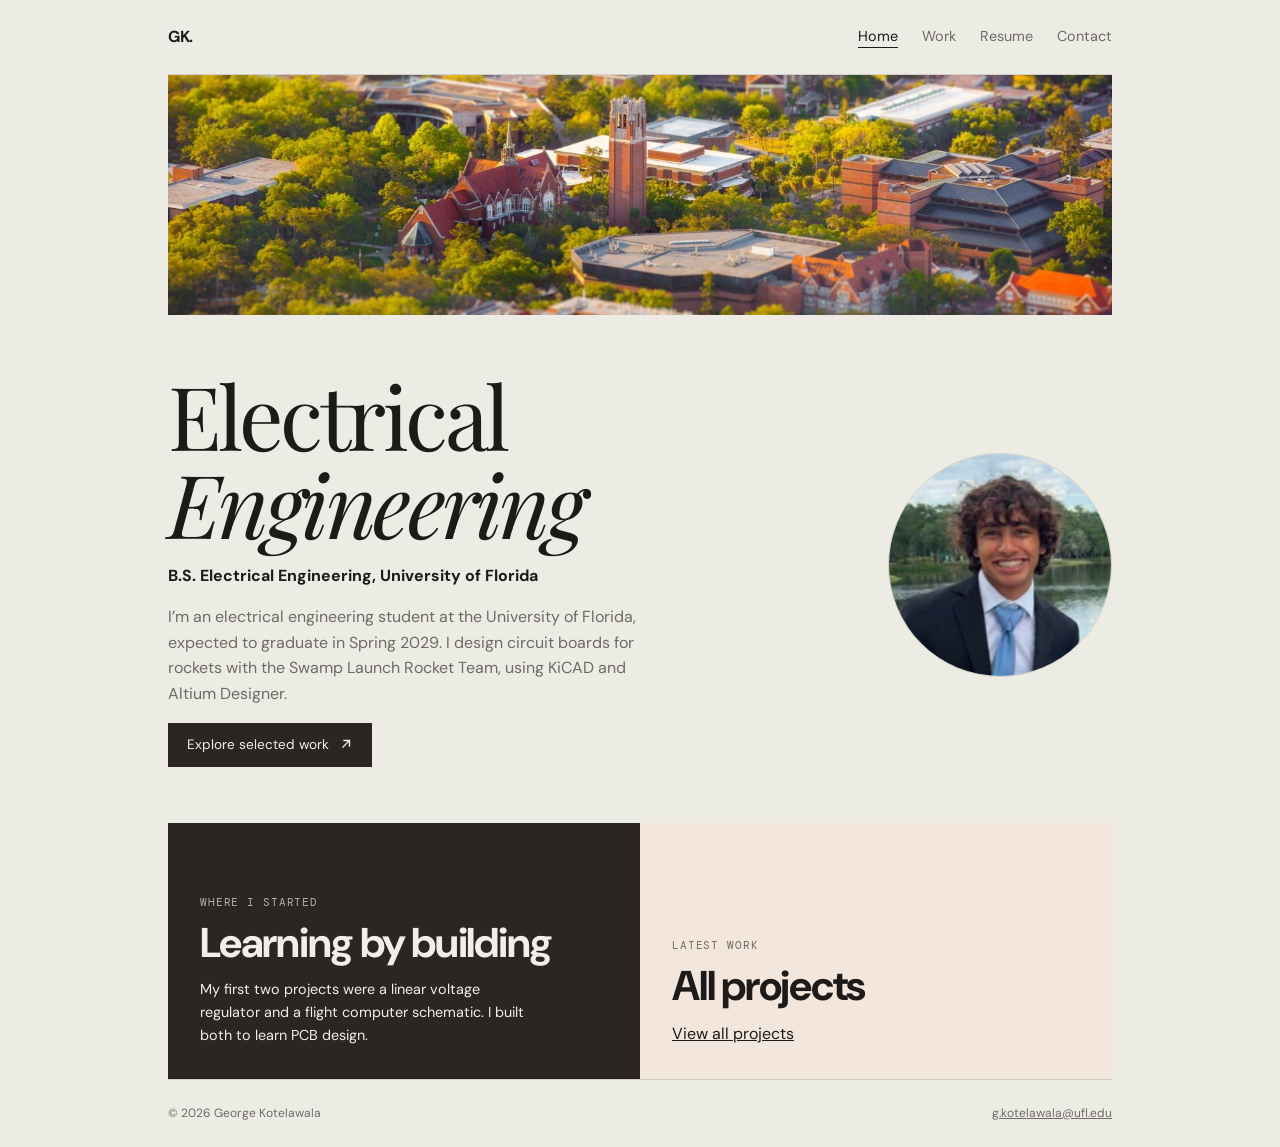
<file: index.html>
<!DOCTYPE html><html lang="en"><head><title>George Kotelawala</title><meta charset="utf-8"><meta name="viewport" content="width=device-width,initial-scale=1"><link rel="preconnect" href="https://fonts.googleapis.com"><link rel="preconnect" href="https://fonts.gstatic.com" crossorigin><link href="https://fonts.googleapis.com/css2?family=DM+Sans:wght@400;500;700&family=DM+Mono&family=Playfair+Display:ital@0;1&display=swap" rel="stylesheet"><link rel="stylesheet" href="style.css"></head>
<body data-page="home"><header id="nav"></header>
<main class="wrap">
  <img class="banner" src="campus.jpg" alt="Aerial view of the University of Florida campus with Century Tower">
  <section class="hero">
    <div>
      <h1 class="serif">Electrical <em>Engineering</em></h1>
      <strong>B.S. Electrical Engineering, University of Florida</strong>
      <p>I’m an electrical engineering student at the University of Florida, expected to graduate in Spring 2029. I design circuit boards for rockets with the Swamp Launch Rocket Team, using KiCAD and Altium Designer.</p>
      <a class="btn" href="work.html">Explore selected work <svg viewBox="0 0 16 16" width="14" height="14" fill="none" stroke="currentColor" stroke-width="1.5" aria-hidden="true"><path d="M4 12L12 4M5 4h7v7"/></svg></a>
    </div>
    <div class="avatar"><img src="george.jpg" alt="George Kotelawala"></div>
  </section>
  <section class="panels">
    <div class="p1"><span class="mono">Where I started</span><h2>Learning by building</h2><p>My first two projects were a linear voltage regulator and a flight computer schematic. I built both to learn PCB design.</p></div>
    <div class="p2"><span class="mono">Latest work</span><h2>All projects</h2><a href="work.html">View all projects</a></div>
  </section>
</main>
<div id="foot"></div><script src="data.js"></script><script src="site.js"></script></body></html>
</file>
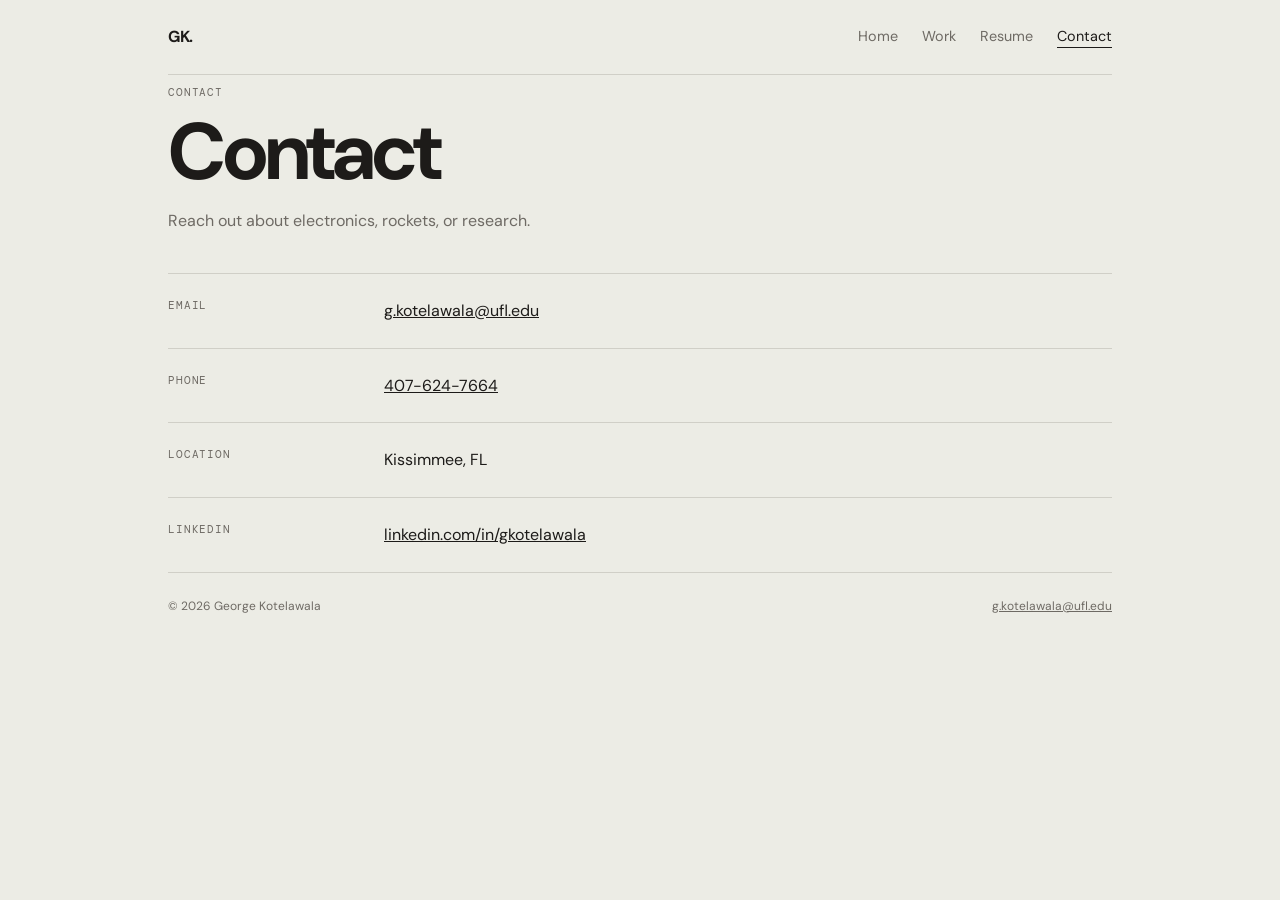
<file: contact.html>
<!DOCTYPE html><html lang="en"><head><title>Contact – George Kotelawala</title><meta charset="utf-8"><meta name="viewport" content="width=device-width,initial-scale=1"><link rel="preconnect" href="https://fonts.googleapis.com"><link rel="preconnect" href="https://fonts.gstatic.com" crossorigin><link href="https://fonts.googleapis.com/css2?family=DM+Sans:wght@400;500;700&family=DM+Mono&family=Playfair+Display:ital@0;1&display=swap" rel="stylesheet"><link rel="stylesheet" href="style.css"></head>
<body data-page="contact"><header id="nav"></header>
<main class="wrap">
  <p class="mono">Contact</p>
  <h1>Contact</h1>
  <p class="lead">Reach out about electronics, rockets, or research.</p>
  <div class="sec"><span class="mono">Email</span><p id="email">Add your email in data.js.</p></div>
  <div class="sec"><span class="mono">Phone</span><p><a href="tel:+14076247664">407-624-7664</a></p></div>
  <div class="sec"><span class="mono">Location</span><p>Kissimmee, FL</p></div>
  <div class="sec"><span class="mono">LinkedIn</span><p><a href="https://www.linkedin.com/in/gkotelawala">linkedin.com/in/gkotelawala</a></p></div>
</main>
<div id="foot"></div><script src="data.js"></script><script src="site.js"></script></body></html>
</file>
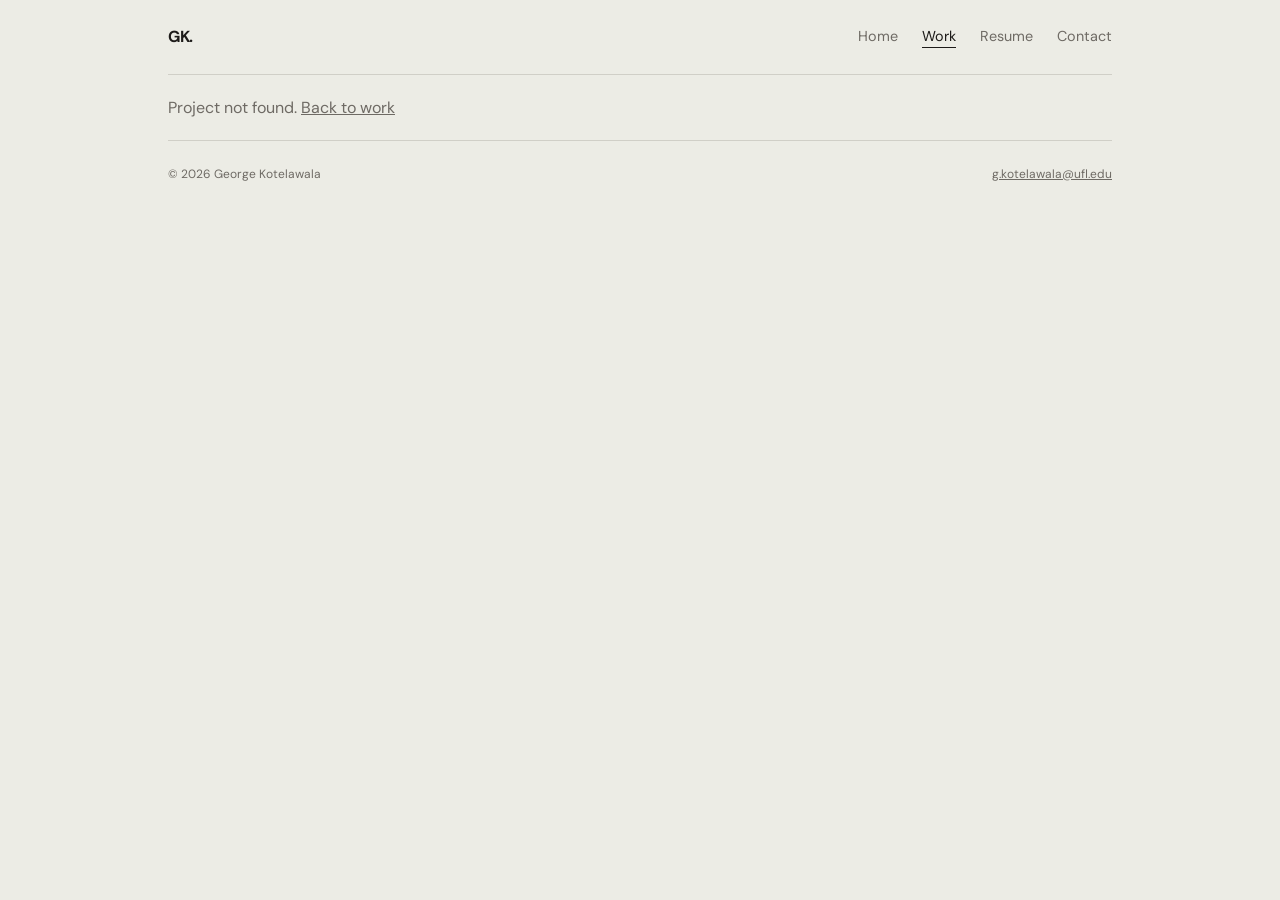
<file: project.html>
<!DOCTYPE html><html lang="en"><head><title>Project – George Kotelawala</title><meta charset="utf-8"><meta name="viewport" content="width=device-width,initial-scale=1"><link rel="preconnect" href="https://fonts.googleapis.com"><link rel="preconnect" href="https://fonts.gstatic.com" crossorigin><link href="https://fonts.googleapis.com/css2?family=DM+Sans:wght@400;500;700&family=DM+Mono&family=Playfair+Display:ital@0;1&display=swap" rel="stylesheet"><link rel="stylesheet" href="style.css"></head>
<body data-page="project"><header id="nav"></header>
<main class="wrap" id="proj"></main>
<div id="foot"></div><script src="data.js"></script><script src="site.js"></script></body></html>
</file>
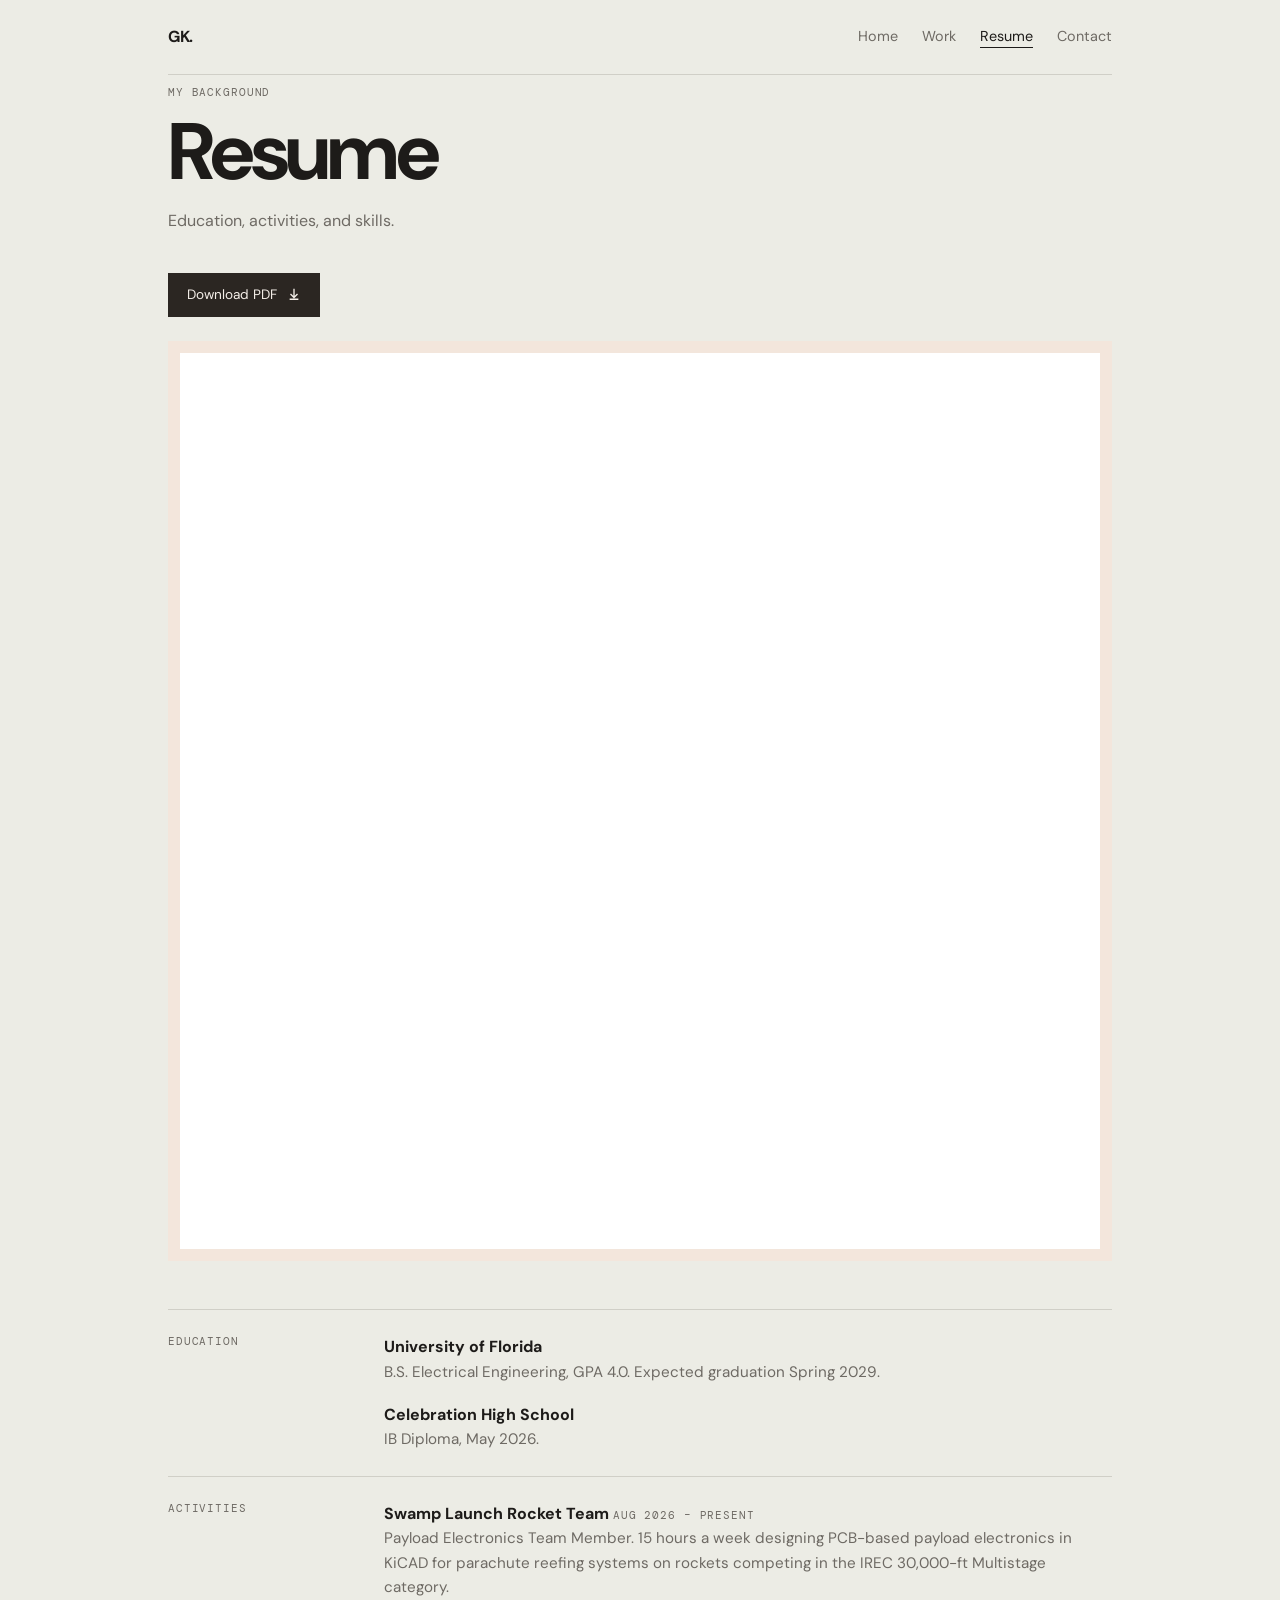
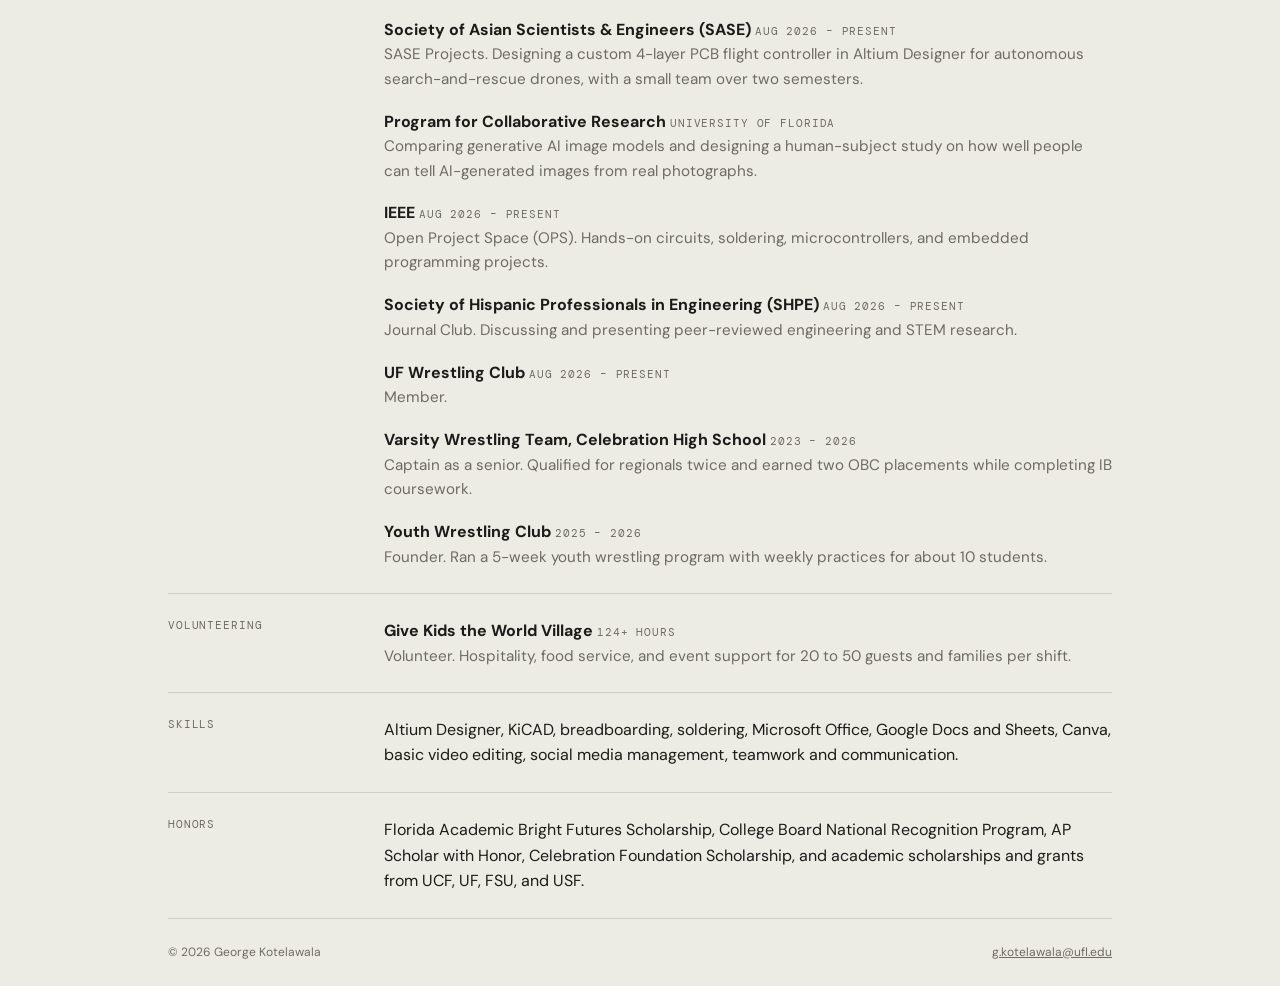
<file: resume.html>
<!DOCTYPE html><html lang="en"><head><title>Resume – George Kotelawala</title><meta charset="utf-8"><meta name="viewport" content="width=device-width,initial-scale=1"><link rel="preconnect" href="https://fonts.googleapis.com"><link rel="preconnect" href="https://fonts.gstatic.com" crossorigin><link href="https://fonts.googleapis.com/css2?family=DM+Sans:wght@400;500;700&family=DM+Mono&family=Playfair+Display:ital@0;1&display=swap" rel="stylesheet"><link rel="stylesheet" href="style.css"></head>
<body data-page="resume"><header id="nav"></header>
<main class="wrap">
  <p class="mono">My background</p>
  <h1>Resume</h1>
  <p class="lead">Education, activities, and skills.</p>
  <!-- To show a PDF here, add a file named resume.pdf to this folder. It appears automatically. -->
  <div class="pdf" id="pdf" hidden>
    <a class="btn" href="resume.pdf" download>Download PDF <svg viewBox="0 0 16 16" width="14" height="14" fill="none" stroke="currentColor" stroke-width="1.5" aria-hidden="true"><path d="M8 2v9M4 8l4 4 4-4M3 14h10"/></svg></a>
    <div class="frame"><iframe src="resume.pdf#view=FitH" title="Resume PDF"></iframe></div>
  </div>
  <div class="sec"><span class="mono">Education</span><div>
    <div class="e"><p><strong>University of Florida</strong></p><p class="d">B.S. Electrical Engineering, GPA 4.0. Expected graduation Spring 2029.</p></div>
    <div class="e"><p><strong>Celebration High School</strong></p><p class="d">IB Diploma, May 2026.</p></div></div></div>
  <div class="sec"><span class="mono">Activities</span><div>
    <div class="e"><p><strong>Swamp Launch Rocket Team</strong> <span class="mono">Aug 2026 – Present</span></p><p class="d">Payload Electronics Team Member. 15 hours a week designing PCB-based payload electronics in KiCAD for parachute reefing systems on rockets competing in the IREC 30,000-ft Multistage category.</p></div>
    <div class="e"><p><strong>Society of Asian Scientists &amp; Engineers (SASE)</strong> <span class="mono">Aug 2026 – Present</span></p><p class="d">SASE Projects. Designing a custom 4-layer PCB flight controller in Altium Designer for autonomous search-and-rescue drones, with a small team over two semesters.</p></div>
    <div class="e"><p><strong>Program for Collaborative Research</strong> <span class="mono">University of Florida</span></p><p class="d">Comparing generative AI image models and designing a human-subject study on how well people can tell AI-generated images from real photographs.</p></div>
    <div class="e"><p><strong>IEEE</strong> <span class="mono">Aug 2026 – Present</span></p><p class="d">Open Project Space (OPS). Hands-on circuits, soldering, microcontrollers, and embedded programming projects.</p></div>
    <div class="e"><p><strong>Society of Hispanic Professionals in Engineering (SHPE)</strong> <span class="mono">Aug 2026 – Present</span></p><p class="d">Journal Club. Discussing and presenting peer-reviewed engineering and STEM research.</p></div>
    <div class="e"><p><strong>UF Wrestling Club</strong> <span class="mono">Aug 2026 – Present</span></p><p class="d">Member.</p></div>
    <div class="e"><p><strong>Varsity Wrestling Team, Celebration High School</strong> <span class="mono">2023 – 2026</span></p><p class="d">Captain as a senior. Qualified for regionals twice and earned two OBC placements while completing IB coursework.</p></div>
    <div class="e"><p><strong>Youth Wrestling Club</strong> <span class="mono">2025 – 2026</span></p><p class="d">Founder. Ran a 5-week youth wrestling program with weekly practices for about 10 students.</p></div></div></div>
  <div class="sec"><span class="mono">Volunteering</span><div>
    <div class="e"><p><strong>Give Kids the World Village</strong> <span class="mono">124+ hours</span></p><p class="d">Volunteer. Hospitality, food service, and event support for 20 to 50 guests and families per shift.</p></div></div></div>
  <div class="sec"><span class="mono">Skills</span><p>Altium Designer, KiCAD, breadboarding, soldering, Microsoft Office, Google Docs and Sheets, Canva, basic video editing, social media management, teamwork and communication.</p></div>
  <div class="sec"><span class="mono">Honors</span><p>Florida Academic Bright Futures Scholarship, College Board National Recognition Program, AP Scholar with Honor, Celebration Foundation Scholarship, and academic scholarships and grants from UCF, UF, FSU, and USF.</p></div>
</main>
<div id="foot"></div><script src="data.js"></script><script src="site.js"></script><script>fetch("resume.pdf",{method:"HEAD"}).then(x=>{if(x.ok)document.getElementById("pdf").hidden=false}).catch(()=>{})</script></body></html>
</file>
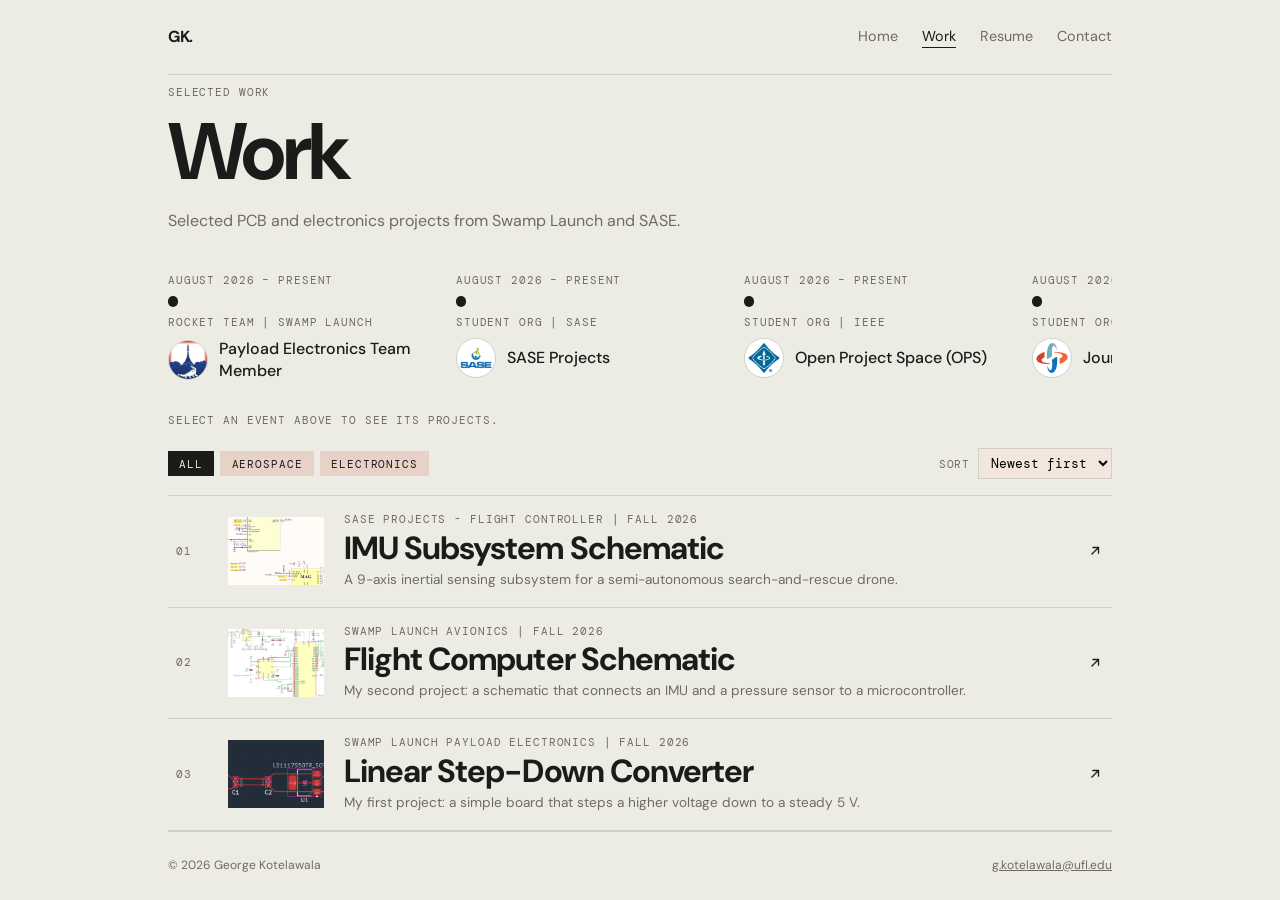
<file: work.html>
<!DOCTYPE html><html lang="en"><head><title>Work – George Kotelawala</title><meta charset="utf-8"><meta name="viewport" content="width=device-width,initial-scale=1"><link rel="preconnect" href="https://fonts.googleapis.com"><link rel="preconnect" href="https://fonts.gstatic.com" crossorigin><link href="https://fonts.googleapis.com/css2?family=DM+Sans:wght@400;500;700&family=DM+Mono&family=Playfair+Display:ital@0;1&display=swap" rel="stylesheet"><link rel="stylesheet" href="style.css"></head>
<body data-page="work"><header id="nav"></header>
<main class="wrap">
  <p class="mono">Selected work</p>
  <h1>Work</h1>
  <p class="lead">Selected PCB and electronics projects from Swamp Launch and SASE.</p>
  <section id="timeline" role="region" aria-label="Organization timeline" tabindex="0"></section>
  <p id="evt" class="evt" aria-live="polite"></p>
  <div class="bar"><div id="chips"></div>
    <label class="mono">Sort <select id="order"><option value="new">Newest first</option><option value="old">Oldest first</option><option value="az">A–Z</option><option value="za">Z–A</option></select></label></div>
  <ol id="list" class="list"></ol>
</main>
<div id="foot"></div><script src="data.js"></script><script src="site.js"></script></body></html>
</file>
<file: style.css>
:root{--bg:#ECECE5;--ink:#1D1B19;--muted:#6E6A64;--line:#D0CFC7;--peach:#F3E6DC;--blush:#E6D2C6;--dark:#2B2622}
*{box-sizing:border-box}
body{margin:0;background:var(--bg);color:var(--ink);font:400 1rem/1.6 "DM Sans",system-ui,sans-serif}
a{color:inherit}
:focus-visible{outline:3px solid #2B45D6;outline-offset:2px}
.wrap{max-width:62rem;margin:0 auto;padding:0 1.5rem}
nav{display:flex;justify-content:space-between;align-items:center;padding:1.5rem 0;border-bottom:1px solid var(--line)}
.logo{font-weight:700;letter-spacing:-.02em;text-decoration:none}
nav ul{display:flex;gap:1.5rem;list-style:none;margin:0;padding:0;font-size:.9rem}
nav ul a{color:var(--muted);text-decoration:none}
nav ul a[aria-current]{color:var(--ink);text-decoration:underline;text-underline-offset:.4em}
.mono{font:400 .68rem/1.4 "DM Mono",ui-monospace,monospace;letter-spacing:.08em;text-transform:uppercase;color:var(--muted)}
main{padding-top:4rem;padding-bottom:4rem}
h1{font:700 clamp(2.8rem,9vw,5rem)/1 "DM Sans",system-ui,sans-serif;letter-spacing:-.04em;margin:.5rem 0 1rem}
.serif{font-family:"Playfair Display",Georgia,serif;font-weight:400}
.lead{color:var(--muted);margin:0 0 2.5rem}
.empty{color:var(--muted);padding:1.25rem 0;margin:0}
.btn{display:inline-block;background:var(--dark);color:#F4EEE8;padding:.7rem 1.2rem;font-size:.85rem;text-decoration:none}
.hero{display:grid;grid-template-columns:1fr 14rem;gap:3rem;align-items:center;margin-bottom:3.5rem}
.hero h1{font-weight:400;font-size:clamp(2.8rem,8vw,5.5rem)}
.hero strong{display:block;margin-bottom:.5rem}
.hero p{max-width:46ch;color:var(--muted)}
.avatar{width:14rem;height:14rem;border-radius:50%;background:var(--peach);border:1px solid var(--line);overflow:hidden}
.avatar img{width:100%;height:100%;object-fit:cover}
.panels{display:grid;grid-template-columns:1fr 1fr;min-height:16rem}
.panels>div{padding:2rem;display:flex;flex-direction:column;justify-content:flex-end;gap:.75rem}
.p1{background:var(--dark);color:#F4EEE8}
.p1 .mono{color:#B9AFA6}
.p2{background:var(--peach)}
.panels h2{font:700 clamp(1.8rem,4vw,2.6rem)/1.05 "DM Sans",sans-serif;letter-spacing:-.03em;margin:0}
.panels p{margin:0;max-width:34ch;font-size:.9rem}
#timeline{margin:2.5rem 0;overflow-x:auto;padding-bottom:.75rem}
#timeline ol{display:flex;list-style:none;margin:0;padding:0;width:max-content}
#timeline li{flex:0 0 18rem;padding-right:2rem;display:flex;flex-direction:column;gap:.5rem}
#timeline .rule{position:relative;display:block;height:.65rem}
#timeline .rule::before{content:"";position:absolute;left:0;right:0;top:50%;height:1px;background:var(--line)}
#timeline .rule::after{content:"";position:absolute;left:0;top:0;width:.65rem;height:.65rem;border-radius:50%;background:var(--ink)}
#timeline .who{display:flex;align-items:center;gap:.7rem;font-weight:500;line-height:1.35}
#timeline .who img{flex:none;width:2.5rem;height:2.5rem;border-radius:50%;object-fit:cover;background:#fff;border:1px solid var(--line)}
#timeline .ev{display:flex;flex-direction:column;gap:.5rem;width:100%;margin:0;padding:0;border:0;background:none;color:inherit;font:inherit;text-align:left;cursor:pointer}
#timeline .ev:focus-visible{outline-offset:-3px}
#timeline .ev:hover>.who>span,#timeline .ev[aria-pressed="true"]>.who>span{text-decoration:underline;text-underline-offset:.3em}
#timeline .ev[aria-pressed="true"] .rule::after{box-shadow:0 0 0 4px var(--blush)}
.evt{display:flex;flex-wrap:wrap;align-items:baseline;gap:.25rem .75rem;margin:-1.25rem 0 1.25rem;font-size:.9rem}
.linkbtn{font:inherit;font-size:.85rem;background:none;border:0;padding:0;color:var(--ink);text-decoration:underline;text-underline-offset:.3em;cursor:pointer}
.bar{display:flex;flex-wrap:wrap;gap:.75rem;justify-content:space-between;align-items:center;margin-bottom:1rem}
#chips{display:flex;flex-wrap:wrap;gap:.4rem}
.chip{font:400 .68rem "DM Mono",monospace;letter-spacing:.08em;text-transform:uppercase;background:var(--blush);color:var(--ink);border:0;padding:.35rem .7rem;cursor:pointer}
.chip[aria-pressed="true"]{background:var(--ink);color:var(--bg)}
select{font:inherit;font-size:.8rem;background:var(--peach);border:1px solid var(--line);padding:.3rem .5rem}
.list{list-style:none;margin:0;padding:0;border-top:1px solid var(--line)}
.list li{border-bottom:1px solid var(--line)}
.row{display:grid;grid-template-columns:2rem 6rem 1fr 1rem;gap:1.25rem;align-items:center;padding:1rem .5rem;text-decoration:none}
.row:hover{background:var(--peach)}
.thumb{width:6rem;height:4.25rem;background:var(--blush);overflow:hidden}
.thumb img{width:100%;height:100%;object-fit:cover;display:block}
.rt{display:flex;flex-direction:column;gap:.15rem}
.rtitle{font:700 clamp(1.4rem,3.4vw,2rem)/1.15 "DM Sans",sans-serif;letter-spacing:-.03em}
.rsum{color:var(--muted);font-size:.85rem}
.back{text-decoration:none}
.proj-hero{width:100%;max-height:28rem;object-fit:cover;margin:1rem 0 2rem;display:block}
.overview{background:var(--peach);padding:2.5rem;display:grid;grid-template-columns:1fr 16rem;gap:2.5rem;margin-bottom:3rem}
.q{font-size:clamp(1.5rem,3vw,2.1rem);line-height:1.25;margin:.75rem 0 0}
.overview dl{margin:0}
.overview dl div{border-top:1px solid var(--line);padding:.75rem 0}
.overview dd{margin:.25rem 0 0;font-size:.9rem}
.notes{list-style:none;counter-reset:n;padding:0;margin:.75rem 0 0;border-top:1px solid var(--line)}
.notes li{counter-increment:n;display:grid;grid-template-columns:3rem 1fr;padding:1.25rem 0;border-bottom:1px solid var(--line);font-size:1.15rem}
.notes li::before{content:counter(n,decimal-leading-zero);font:400 .68rem "DM Mono",monospace;color:var(--muted);padding-top:.5rem}
.sec{border-top:1px solid var(--line);padding:1.5rem 0;display:grid;grid-template-columns:12rem 1fr;gap:1.5rem}
.sec p{margin:0}
footer{display:flex;justify-content:space-between;gap:1rem;border-top:1px solid var(--line);padding:1.5rem 0;font-size:.75rem;color:var(--muted)}
.gallery{margin-bottom:3rem}.gallery figure{margin:1rem 0 0}.gallery img{width:100%;height:auto;display:block;border:1px solid var(--line)}.gallery figcaption{margin-top:.4rem}
.e{margin-bottom:1.1rem}.e:last-child{margin-bottom:0}.d{color:var(--muted);font-size:.95rem}
.banner{display:block;width:100%;height:15rem;object-fit:cover;margin-bottom:3rem}
.btn svg{vertical-align:-2px;margin-left:.35rem}
.pdf{margin:0 0 3rem}
.pdf .btn{margin-bottom:1.5rem}
.frame{background:var(--peach);padding:.75rem}
.frame iframe{display:block;width:100%;height:56rem;border:0;background:#fff}
@media (max-width:700px){.banner{height:11rem}.frame iframe{height:36rem}.hero,.overview,.sec,.panels{grid-template-columns:1fr}.avatar{width:9rem;height:9rem;order:-1}.row{grid-template-columns:5rem 1fr 1rem}.n{display:none}.thumb{width:5rem;height:3.75rem}}
</file>
